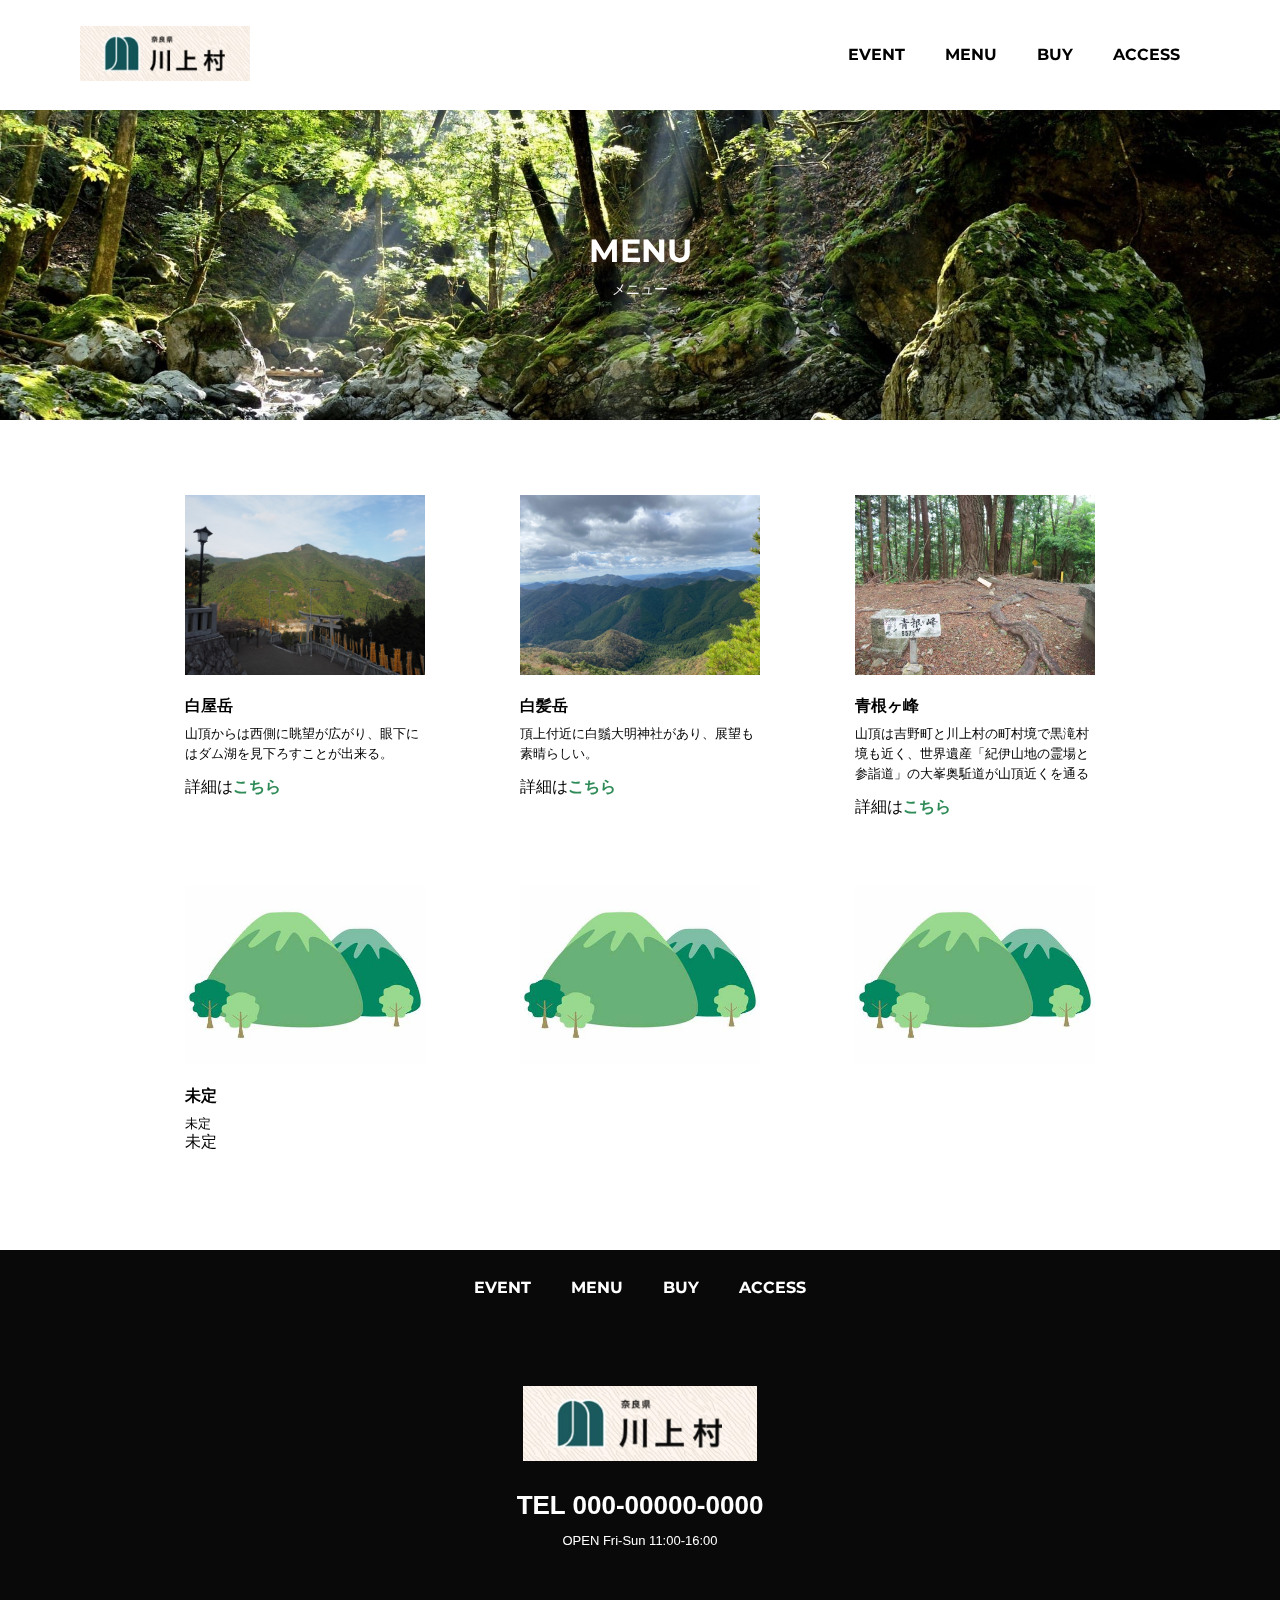
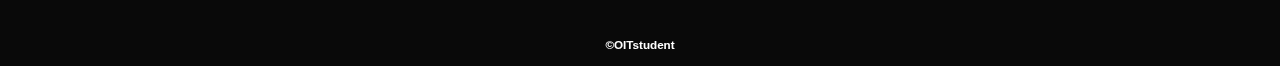
<file: index.html>
<!DOCTYPE html>
<html>

<head>
  <meta charset="UTF-8">
  <title>川上村登山ツアー</title>
  <meta name="description" content="川上村の登山ツアーを掲載しています。ぜひ山頂からの壮観な景色が見られる自然豊かな場所で身体を動かしてみてください。">
  <meta name="viewport" content="width=device-width">
  <script src="./js/toggle-menu.js"></script>
  <link href="./css/common.css" rel="stylesheet">
  <link href="./css/index.css" rel="stylesheet">
  <link rel="preconnect" href="https://fonts.googleapis.com">
  <link rel="preconnect" href="https://fonts.gstatic.com" crossorigin>
  <link href="https://fonts.googleapis.com/css2?family=Montserrat:wght@700&display=swap" rel="stylesheet">
</head>

<body>

  <!-- headerここから -->
  <header class="header">
    <div class="header-inner">
      <a class="header-logo" href="./menu.html">
        <img src="./images/common/logo-header.jpg" alt="KISSA">
      </a>
      <button class="toggle-menu-button"></button>
      <div class="header-site-menu">
        <nav class="site-menu">
          <ul>
            <li><a href="https://g-tourism.jp/">EVENT</a></li>
            <li><a href="./menu.html">MENU</a></li>
            <li><a href="https://www.vill.kawakami.nara.jp/kanko/docs/2017021600070/">BUY</a></li>
            <li><a href="./access.html">ACCESS</a></li>
          </ul>
        </nav>
      </div>
    </div>
  </header>
  <!-- headerここまで -->

  <!-- mainここから -->
  <main class="main">
    <div class="title">
      <h1>MENU</h1>
      <p>メニュー</p>
    </div>
    <ul class="item-list">
      <li>
        <a href="detail.html">
          <img src="./images/menu/img-item01.jpg" alt="しらやだけ">
        </a>
        <dl>
          <dt>白屋岳</dt>
          <dd>山頂からは西側に眺望が広がり、眼下にはダム湖を見下ろすことが出来る。</dd>
        </dl>
        <p class="time">詳細は<a href="detail.html" class="blue-link">こちら</a></p>
        <!--<p class="item-label">AMERICANO</p>-->
      </li>
      <li>
        <img src="./images/menu/img-item02.jpg" alt="しらがだけ">
        <dl>
          <dt>白髪岳</dt>
          <dd>頂上付近に白鬚大明神社があり、展望も素晴らしい。</dd>
        </dl>
        <p class="time">詳細は<a href="detail.html" class="blue-link">こちら</a></p>
      </li>
      <li>
        <img src="./images/menu/img-item03.jpg" alt="あおがみね">
        <dl>
          <dt>青根ヶ峰</dt>
          <dd>山頂は吉野町と川上村の町村境で黒滝村境も近く、世界遺産「紀伊山地の霊場と参詣道」の大峯奥駈道が山頂近くを通る</dd>
        </dl>
        <p class="time">詳細は<a href="detail.html" class="blue-link">こちら</a></p>
      </li>
      <li>
        <img src="./images/menu/a.jpg" alt="山の画像">
        <dl>
          <dt>未定</dt>
          <dd>未定</dd>
        </dl>
        <p class="price">未定</p>
      </li>
      <li>
        <img src="./images/menu/a.jpg" alt="山の画像">
        <dl>
          <dt></dt>
          <dd></dd>
        </dl>
        <p class="price"></p>
      </li>
      <li>
        <img src="./images/menu/a.jpg" alt="山の画像">
        <dl>
          <dt></dt>
          <dd></dd>
        </dl>
        <p class="price"></p>
      </li>
    </ul>
  </main>
  <!-- mainここまで -->

  <!-- footerここから -->
  <footer class="footer">
    <nav class="site-menu">
      <ul>
        <li><a href="https://g-tourism.jp/">EVENT</a></li>
        <li><a href="./menu.html">MENU</a></li>
        <li><a href="https://www.vill.kawakami.nara.jp/kanko/docs/2017021600070/">BUY</a></li>
        <li><a href="./access.html">ACCESS</a></li>
      </ul>
    </nav>
    <a class="footer-logo" href="./menu.html">
      <img src="./images/common/logo-header.jpg" alt="KISSA">
    </a>
    <p class="footer-tel">TEL 000-00000-0000</p>
    <p class="footer-time">OPEN Fri-Sun 11:00-16:00</p>
    <p class="copyright"><small>&copy;OITstudent</small></p>
  </footer>
  <!-- footerここまで -->

</body>

</html>
</file>
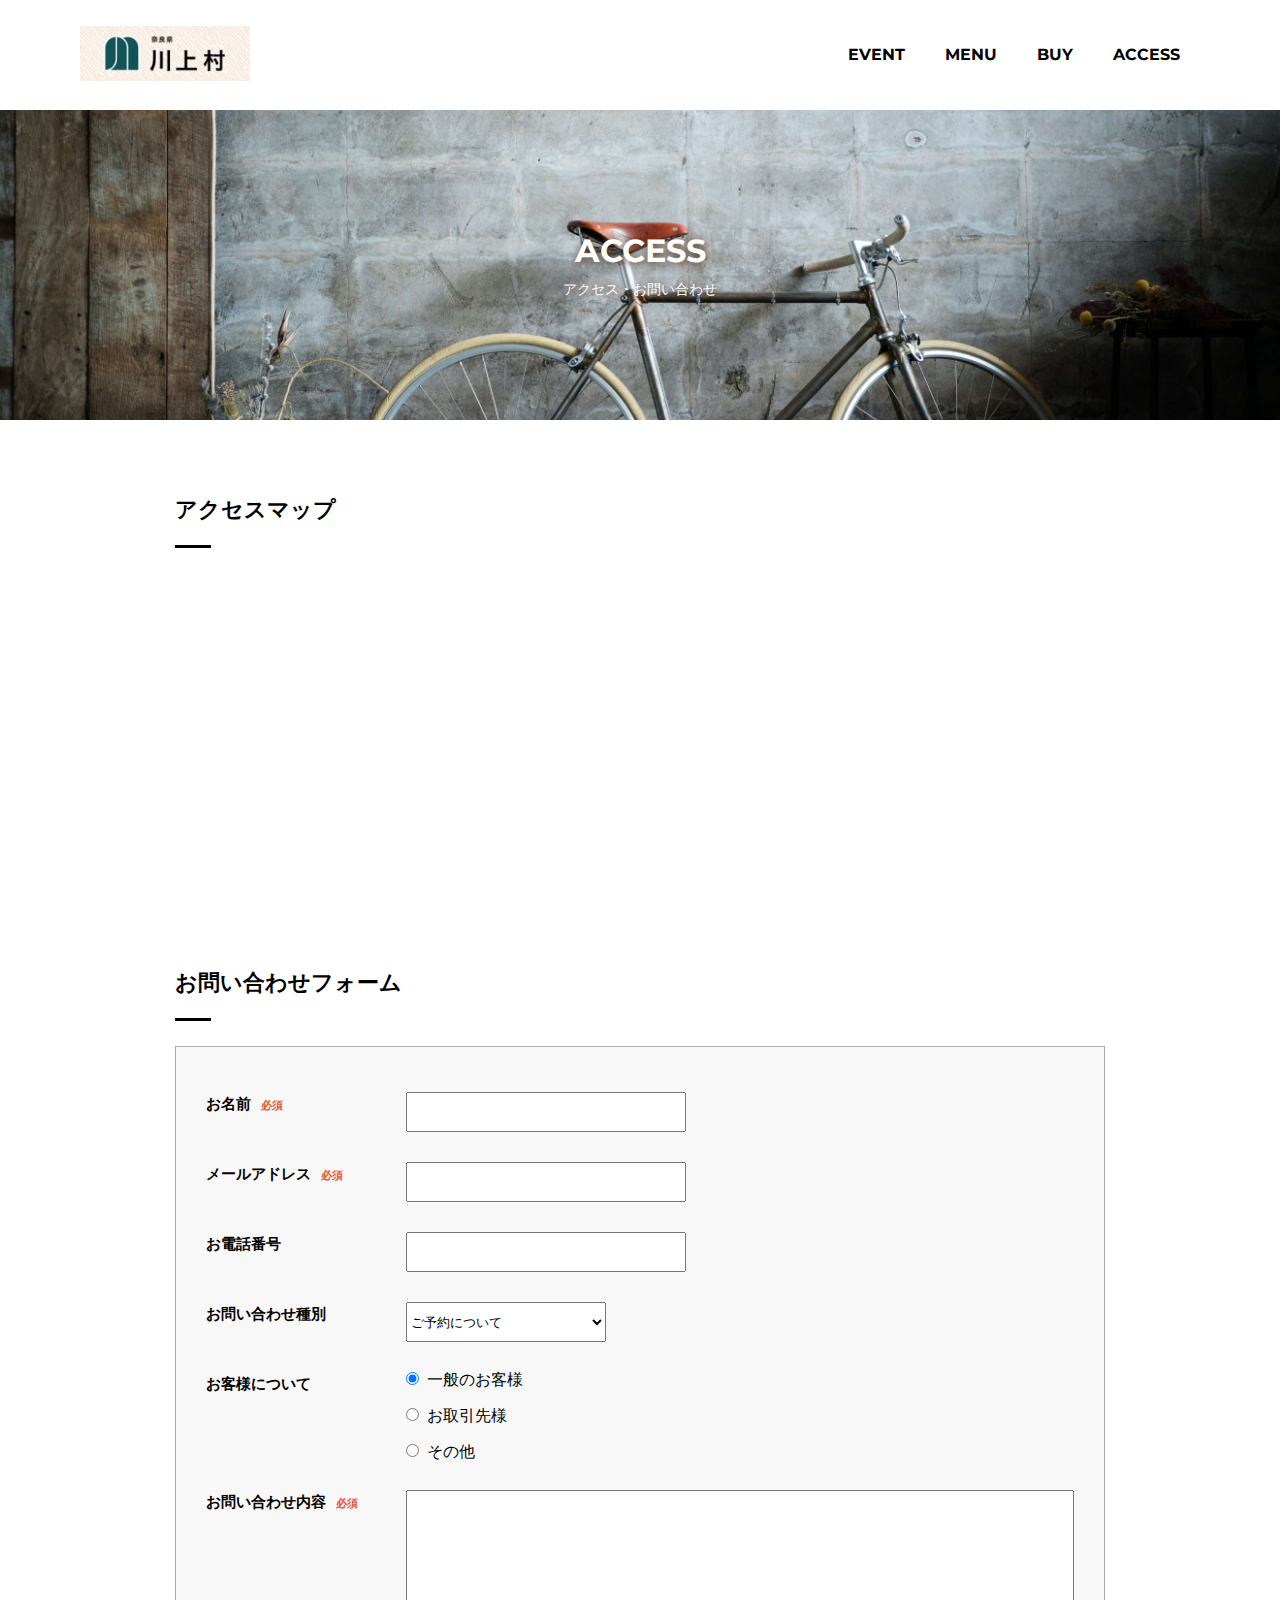
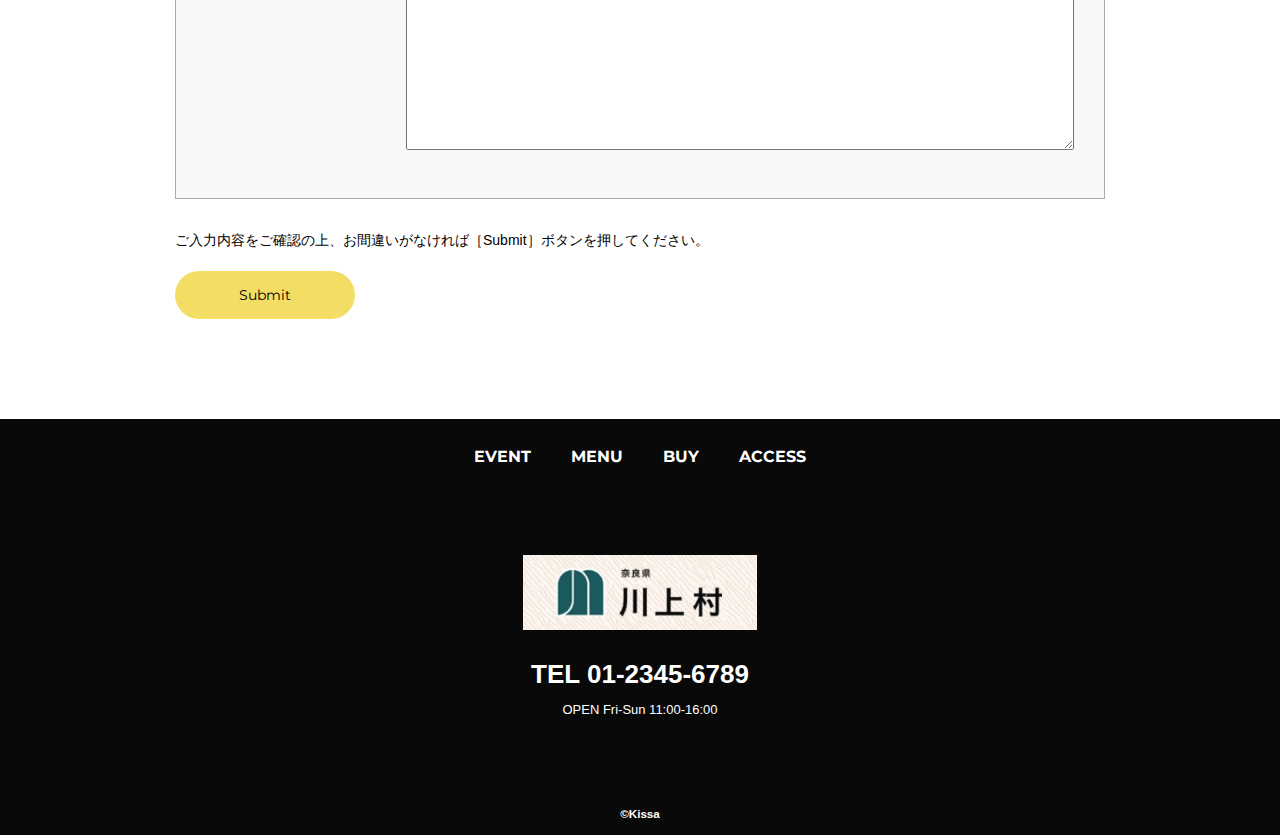
<file: access.html>
<!DOCTYPE html>
<html>

<head>
  <meta charset="UTF-8">
  <title>川上村登山ツアー</title>
  <meta name="description" content="川上村へのアクセスマップと問い合わせフォームが掲載されたページです。">
  <meta name="viewport" content="width=device-width">
  <script src="./js/toggle-menu.js"></script>
  <link href="./css/common.css" rel="stylesheet">
  <link href="./css/access.css" rel="stylesheet">
  <link rel="preconnect" href="https://fonts.googleapis.com">
  <link rel="preconnect" href="https://fonts.gstatic.com" crossorigin>
  <link href="https://fonts.googleapis.com/css2?family=Montserrat:wght@700&display=swap" rel="stylesheet">
</head>

<body>

  <!-- headerここから -->
  <header class="header">
    <div class="header-inner">
      <a class="header-logo" href="./menu.html">
        <img src="./images/common/logo-header.jpg" alt="KISSA">
      </a>
      <button class="toggle-menu-button"></button>
      <div class="header-site-menu">
        <nav class="site-menu">
          <ul>
            <li><a href="https://g-tourism.jp/">EVENT</a></li>
            <li><a href="./menu.html">MENU</a></li>
            <li><a href="https://www.vill.kawakami.nara.jp/kanko/docs/2017021600070/">BUY</a></li>
            <li><a href="./access.html">ACCESS</a></li>
          </ul>
        </nav>
      </div>
    </div>
  </header>
  <!-- headerここまで -->

  <!-- mainここから -->
  <main class="main">
    <div class="title">
      <h1>ACCESS</h1>
      <p>アクセス・お問い合わせ</p>
    </div>
    <div class="map">
      <h2>アクセスマップ</h2>
      <iframe src="https://www.google.com/maps/embed?pb=!1m18!1m12!1m3!1d105485.9186278426!2d135.9273037632986!3d34.288458255243775!2m3!1f0!2f0!3f0!3m2!1i1024!2i768!4f13.1!3m3!1m2!1s0x6006964841f68dd9%3A0xe9e61107675d10e2!2z5aWI6Imv55yM5ZCJ6YeO6YOh5bed5LiK5p2R!5e0!3m2!1sja!2sjp!4v1730347877170!5m2!1sja!2sjp" width="600" height="450" style="border:0;" allowfullscreen="" loading="lazy" referrerpolicy="no-referrer-when-downgrade"></iframe>
    </div>
    
    <div class="contact">
      <h2>お問い合わせフォーム</h2>
      <form action="#">
        <dl class="form-area">
          <dt><span class="required">お名前</span></dt>
          <dd><input class="input-text" type="text" name="name" required></dd>
          <dt><span class="required">メールアドレス</span></dt>
          <dd><input class="input-text" type="email" name="email" required></dd>
          <dt>お電話番号</dt>
          <dd><input class="input-text" type="tel" name="tel"></dd>
          <dt>お問い合わせ種別</dt>
          <dd>
            <select class="select-box" name="genre">
              <option value="ご予約について" selected>ご予約について</option>
              <option value="メニューについて">メニューについて</option>
              <option value="営業時間について">営業時間について</option>
            </select>
          </dd>
          <dt>お客様について</dt>
          <dd>
            <label class="radio-button"><input type="radio" name="user-type" value="一般のお客様" checked>一般のお客様</label>
            <label class="radio-button"><input type="radio" name="user-type" value="お取引先様">お取引先様</label>
            <label class="radio-button"><input type="radio" name="user-type" value="その他">その他</label>
          </dd>
          <dt><span class="required">お問い合わせ内容</span></dt>
          <dd><textarea class="message" name="message" required></textarea></dd>
        </dl>
        <p class="confirm-text">ご入力内容をご確認の上、お間違いがなければ［Submit］ボタンを押してください。</p>
        <button class="submit-button" type="submit">Submit</button>
      </form>
    </div>
  </main>
  <!-- mainここまで -->

  <!-- footerここから -->
  <footer class="footer">
    <nav class="site-menu">
      <ul>
        <li><a href="https://g-tourism.jp/">EVENT</a></li>
        <li><a href="./menu.html">MENU</a></li>
        <li><a href="https://www.vill.kawakami.nara.jp/kanko/docs/2017021600070/">BUY</a></li>
        <li><a href="./access.html">ACCESS</a></li>
      </ul>
    </nav>
    <a class="footer-logo" href="./menu.html">
      <img src="./images/common/logo-header.jpg" alt="KISSA">
    </a>
    <p class="footer-tel">TEL 01-2345-6789</p>
    <p class="footer-time">OPEN Fri-Sun 11:00-16:00</p>
    <p class="copyright"><small>&copy;Kissa</small></p>
  </footer>
  <!-- footerここまで -->

</body>

</html>
</file>
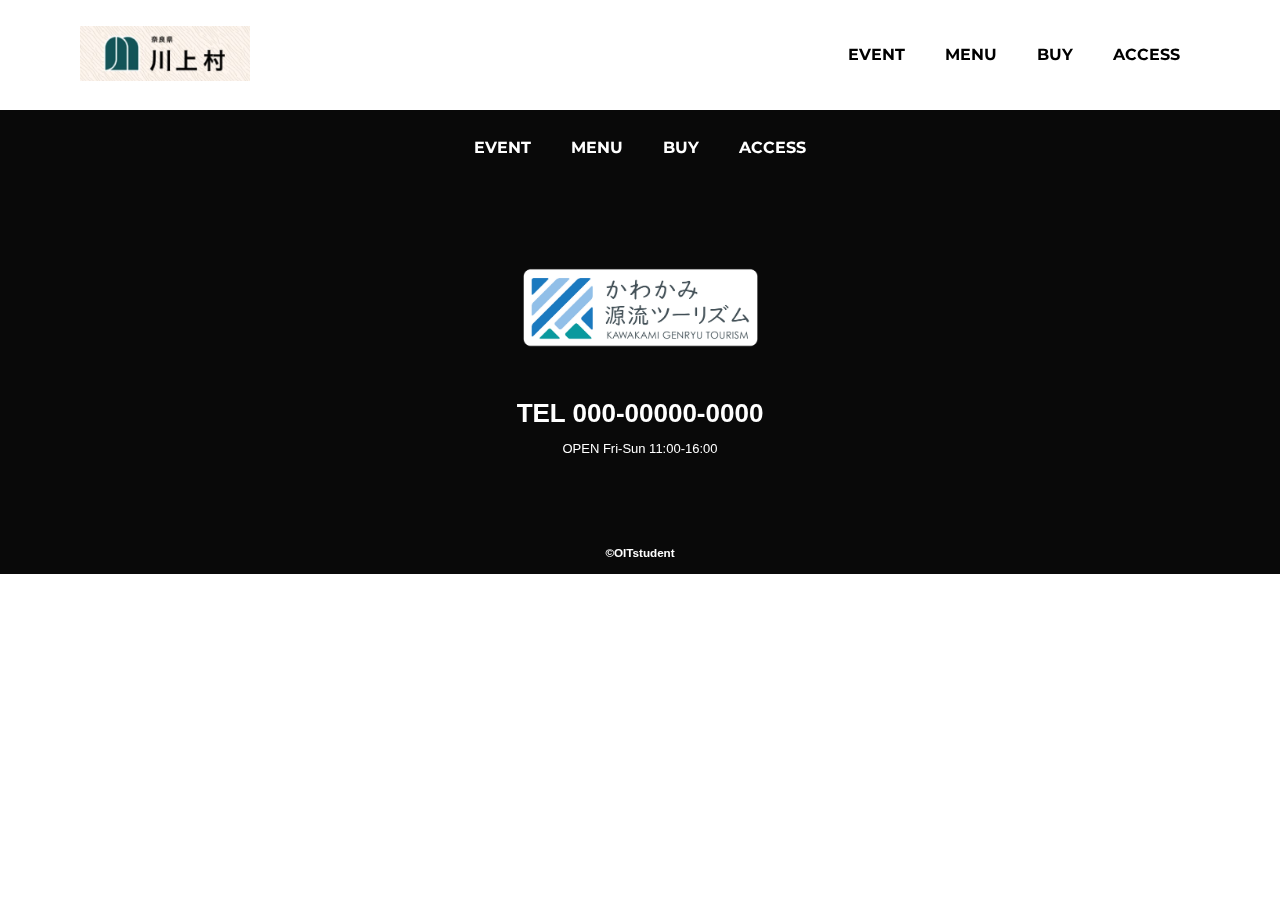
<file: common.html>
<!DOCTYPE html>
<html>

<head>
  <meta charset="UTF-8">
  <title>川上村登山ツアー</title>
  <meta name="description" content="ページの概要文を記載します"><!--どんな内容のページか簡潔に説明-->
  <meta name="viewport" content="width=device-width"><!--スマートフォン用の記述、表示領域の幅を端末やブラウザの幅に合わせて表示する-->
  <script src="./js/toggle-menu.js"></script><!--メニューボタンを動作させるため、指定した要素のclass属性に値を追加するというプログラムを記載．１５２-->
  <link href="./css/common.css" rel="stylesheet"><!--css参照-->
  <link rel="preconnect" href="https://fonts.googleapis.com">
  <link rel="preconnect" href="https://fonts.gstatic.com" crossorigin>
  <link href="https://fonts.googleapis.com/css2?family=Montserrat:wght@700&display=swap" rel="stylesheet">
</head>

<body>

  <!-- headerここから -->
  <header class="header">
    <div class="header-inner"><!--スマートフォン表示時にスタイリングしやすくするため-->
      <a class="header-logo" href="./menu.html"><!--ロゴをスタイリングする際の目印．ロゴにindex.htmlのリンクを貼る-->
        <img src="./images/common/logo-header.jpg" alt="KISSA"><!--ロゴ指定-->
      </a>
      <button class="toggle-menu-button"></button><!--スマホ用のボタン-->
      <div class="header-site-menu"><!--ナビゲーションエリア-->
        <nav class="site-menu">
          <ul>
            <li><a href="https://g-tourism.jp/">EVENT</a></li>
            <li><a href="./menu.html">MENU</a></li>
            <li><a href="https://www.vill.kawakami.nara.jp/kanko/docs/2017021600070/">BUY</a></li>
            <li><a href="./access.html">ACCESS</a></li>
          </ul>
        </nav>
      </div>
    </div>
  </header>
  <!-- headerここまで -->

  <!-- mainここから -->
  <main class="main"></main>
  <!-- mainここまで -->

  <!-- footerここから -->
  <footer class="footer">
    <nav class="site-menu">
      <ul>
        <li><a href="https://g-tourism.jp/">EVENT</a></li>
        <li><a href="./menu.html">MENU</a></li>
        <li><a href="https://www.vill.kawakami.nara.jp/kanko/docs/2017021600070/">BUY</a></li>
        <li><a href="./access.html">ACCESS</a></li>
      </ul>
    </nav>
    <a class="footer-logo" href="./menu.html">
      <img src="./images/common/logo-footer.jpg" alt="KISSA"><!--フッターのロゴ-->
    </a>
    <p class="footer-tel">TEL 000-00000-0000</p>
    <p class="footer-time">OPEN Fri-Sun 11:00-16:00</p>
    <p class="copyright"><small>&copy;OITstudent</small></p>
  </footer>
  <!-- footerここまで -->

</body>

</html>
</file>
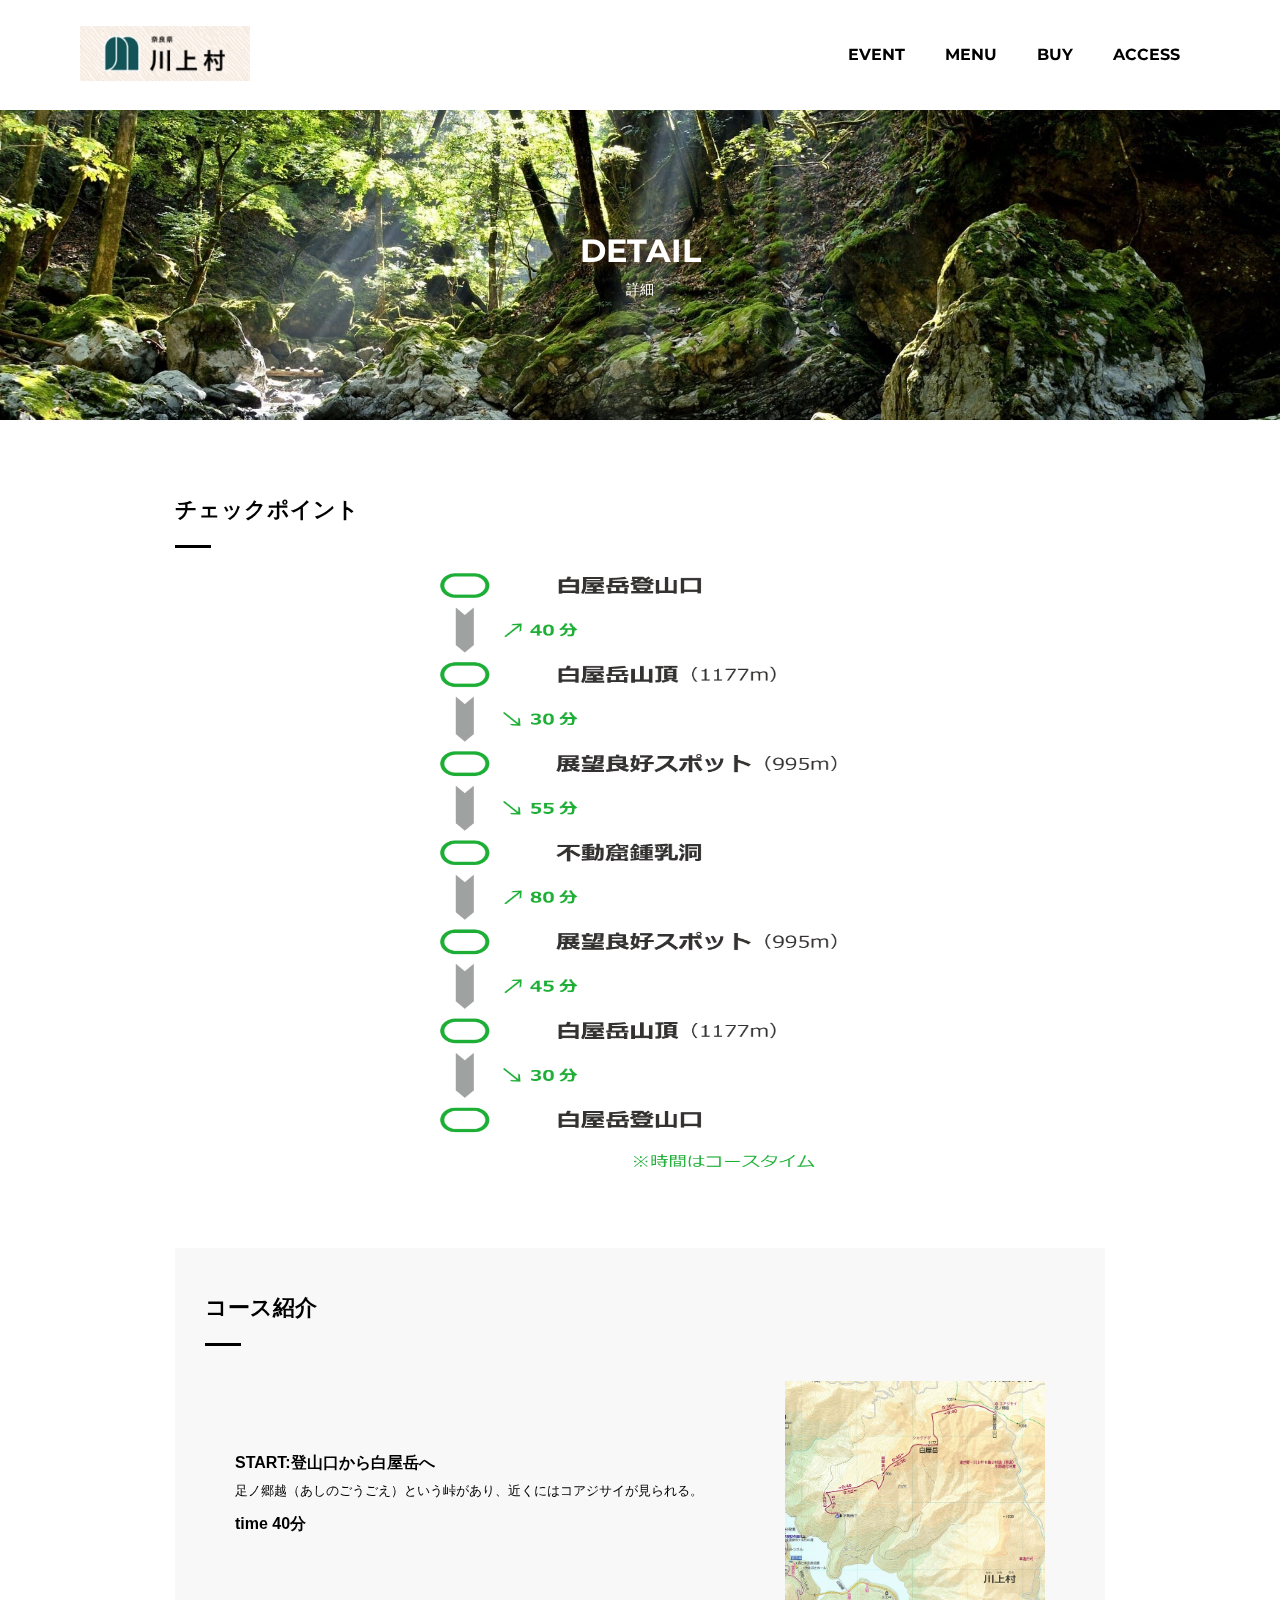
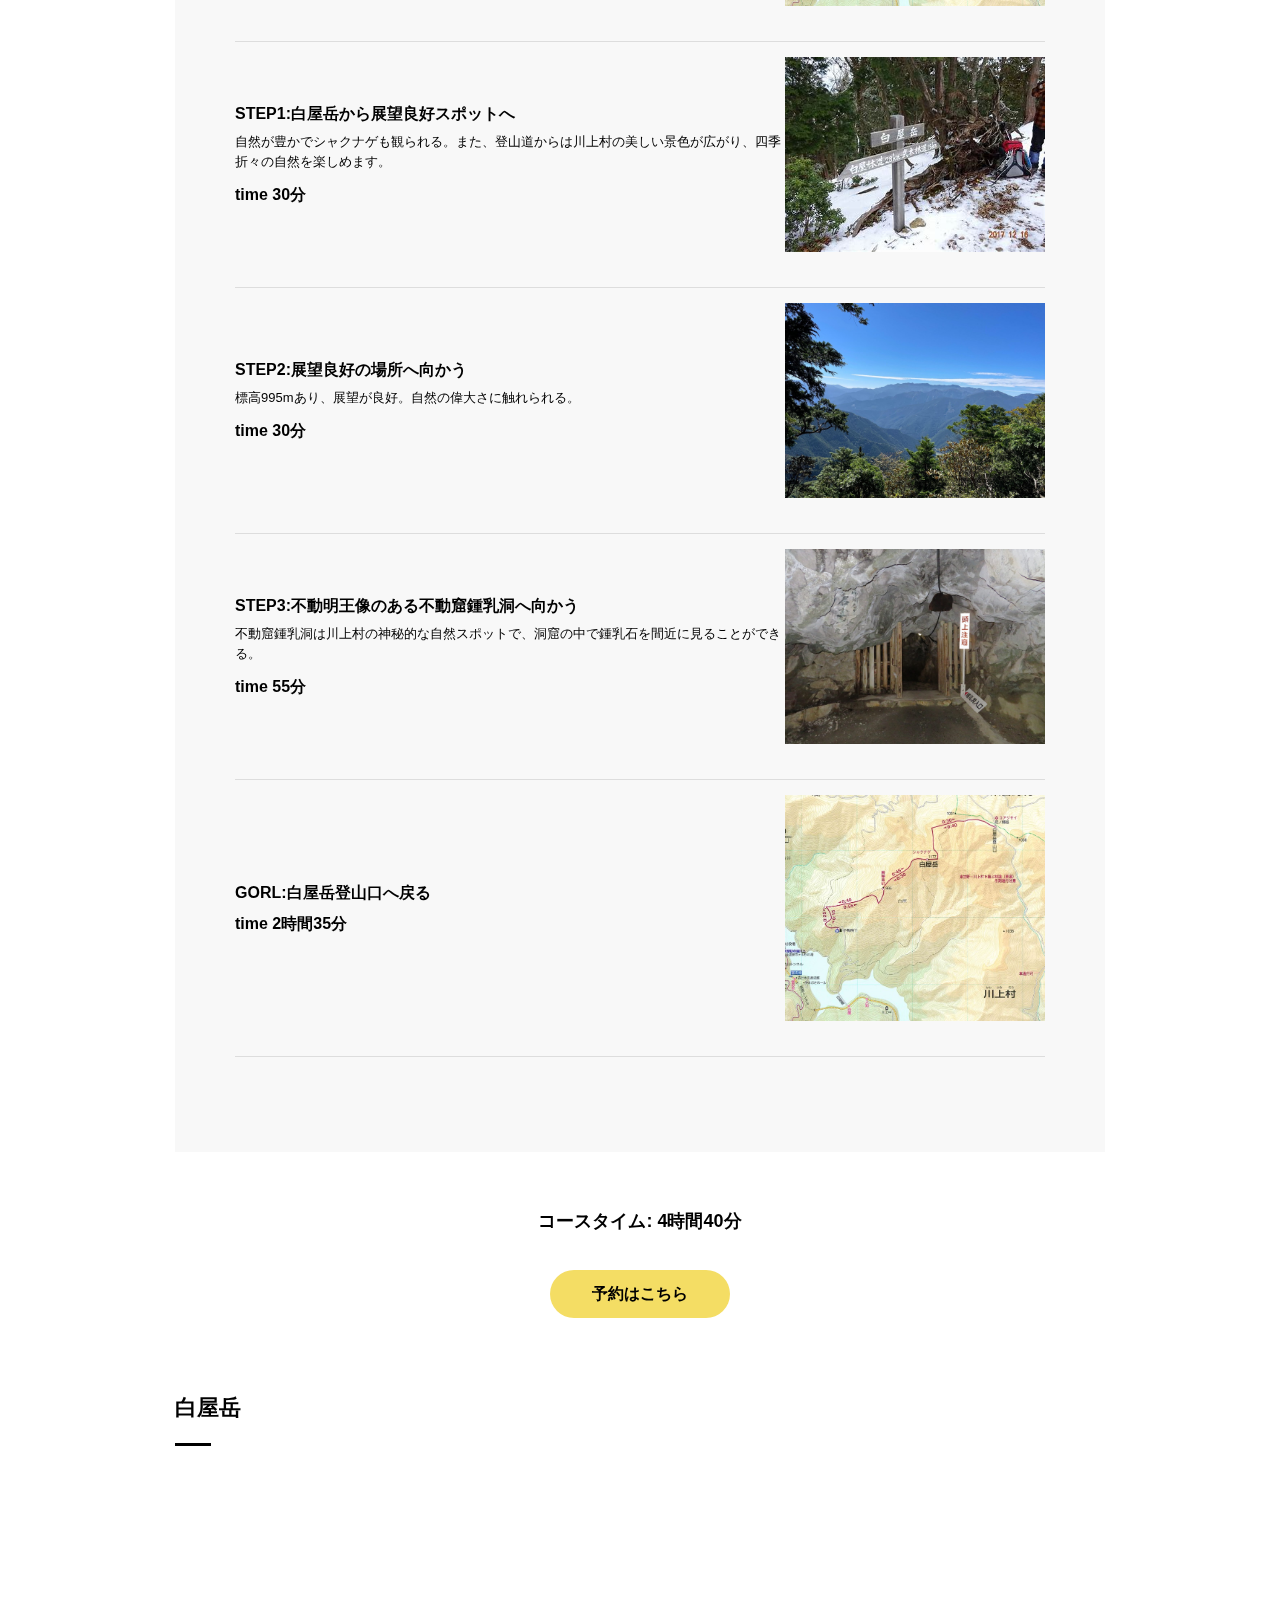
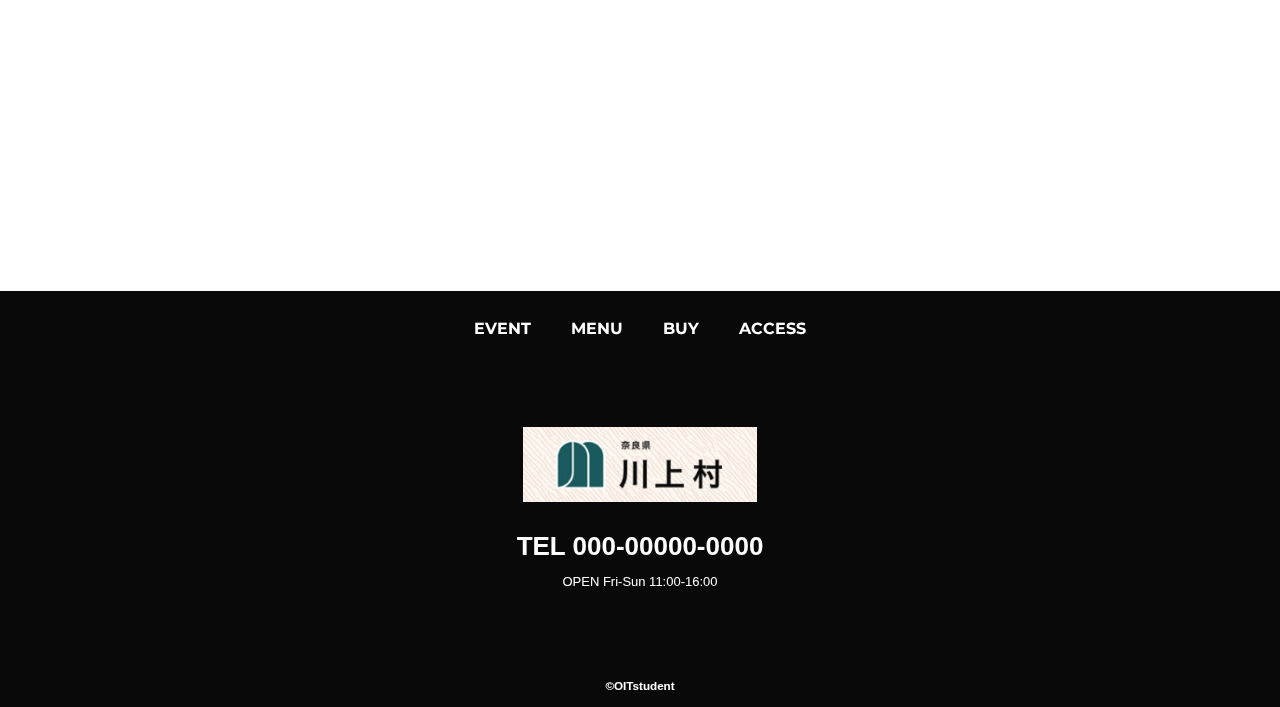
<file: detail.html>
<!DOCTYPE html>
<html>

<head>
  <meta charset="UTF-8">
  <title>川上村登山ツアー</title>
  <meta name="description" content="川上村の登山ツアーを掲載しています。山頂からの壮観な景色が見られる自然豊かな場所で身体を動かしてみてください。">
  <meta name="viewport" content="width=device-width">
  <script src="./js/toggle-menu.js"></script>
  <link href="./css/common.css" rel="stylesheet">
  <link href="./css/detail.css" rel="stylesheet">
  <link rel="preconnect" href="https://fonts.googleapis.com">
  <link rel="preconnect" href="https://fonts.gstatic.com" crossorigin>
  <link href="https://fonts.googleapis.com/css2?family=Montserrat:wght@700&display=swap" rel="stylesheet">
</head>

<body>
    <!-- headerここから -->
     <header class="header">
        <div class="header-inner">
            <a class="header-logo" href="./menu.html">
                <img src="./images/common/logo-header.jpg" alt="KISSA">
            </a>
            <button class="toggle-menu-button"></button>
            <div class="header-site-menu">
                <nav class="site-menu">
                    <ul>
                        <li><a href="https://g-tourism.jp/">EVENT</a></li>
                        <li><a href="./menu.html">MENU</a></li>
                        <li><a href="https://www.vill.kawakami.nara.jp/kanko/docs/2017021600070/">BUY</a></li>
                        <li><a href="./access.html">ACCESS</a></li>
                    </ul>
                </nav>
            </div>
        </div>
    </header>
    <!-- headerここまで -->

    <main class="main">
        <div class="title">
          <h1>DETAIL</h1>
          <p>詳細</p>
        </div>
        <div class="check">
            <h2>チェックポイント</h2>
            <img src="./images/detail/チェックポイント.PNG" alt="yama">
        </div>

        <div class="cource">
            <h2>コース紹介</h2>
            <ul class="flex-container">
                <li>
                    <dl>
                        <dt>START:登山口から白屋岳へ</dt>
                        <dd>足ノ郷越（あしのごうごえ）という峠があり、近くにはコアジサイが見られる。</dd>
                        <p class="time">time 40分</p>
                    </dl>
                    <img src="./images/detail/白屋岳経路.jpg" alt="yama">
                </li>
                <li>
                    <dl>
                        <dt>STEP1:白屋岳から展望良好スポットへ</dt>
                        <dd>自然が豊かでシャクナゲも観られる。また、登山道からは川上村の美しい景色が広がり、四季折々の自然を楽しめます。</dd>
                        <p class="time">time 30分</p>
                    </dl>
                    <img src="./images/detail/白屋岳.jpg" alt="yama">
                </li>
                <li>
                  <dl>
                      <dt>STEP2:展望良好の場所へ向かう</dt>
                      <dd>標高995mあり、展望が良好。自然の偉大さに触れられる。</dd>
                      <p class="time">time 30分</p>
                  </dl>
                  <img src="./images/detail/白屋岳展望.jpg" alt="yama">
                </li>
                <li>
                  <dl>
                      <dt>STEP3:不動明王像のある不動窟鍾乳洞へ向かう</dt>
                      <dd>不動窟鍾乳洞は川上村の神秘的な自然スポットで、洞窟の中で鍾乳石を間近に見ることができる。</dd>
                      <p class="time">time 55分</p>
                  </dl>
                  <img src="./images/detail/不動窟鍾乳洞.jpg" alt="yama">
                </li>
                <li>
                  <dl>
                      <dt>GORL:白屋岳登山口へ戻る</dt>
                      <dd></dd>
                      <p class="time">time 2時間35分</p>
                  </dl>
                  <img src="./images/detail/白屋岳経路.jpg" alt="yama">
                </li>
            </ul>
        </div>

        <div class="total-time">
          <p>コースタイム: 4時間40分</p>
        </div>

        <div class="link-button-area">
          <a class="link-button" href="https://tally.so/r/wgZDEM">予約はこちら</a>
        </div>

        <div class="map">
          <h2>白屋岳</h2>
          <iframe src="https://www.google.com/maps/embed?pb=!1m14!1m8!1m3!1d21399.605889799524!2d135.97528338261364!3d34.35542754766288!3m2!1i1024!2i768!4f13.1!3m3!1m2!1s0x6006bea1ad184f27%3A0x292c8a0f7f3e5b2f!2z55m95bGL5bKz!5e0!3m2!1sja!2sjp!4v1731653014130!5m2!1sja!2sjp" width="600" height="450" style="border:0;" allowfullscreen="" loading="lazy" referrerpolicy="no-referrer-when-downgrade"></iframe>
        </div>
        
    </main>
    


    <!-- footerここから -->
  <footer class="footer">
    <nav class="site-menu">
      <ul>
        <li><a href="https://g-tourism.jp/">EVENT</a></li>
        <li><a href="./menu.html">MENU</a></li>
        <li><a href="https://www.vill.kawakami.nara.jp/kanko/docs/2017021600070/">BUY</a></li>
        <li><a href="./access.html">ACCESS</a></li>
      </ul>
    </nav>
    <a class="footer-logo" href="./menu.html">
      <img src="./images/common/logo-header.jpg" alt="KISSA">
    </a>
    <p class="footer-tel">TEL 000-00000-0000</p>
    <p class="footer-time">OPEN Fri-Sun 11:00-16:00</p>
    <p class="copyright"><small>&copy;OITstudent</small></p>
  </footer>
  <!-- footerここまで -->
</body>

</html>
</file>
<file: css/common.css>
@charset "utf-8";/*文字コード*/

*,
::before,/*要素の空白を残す*/
::after {
  padding: 0;
  margin: 0;
  box-sizing: border-box;/*要素の幅と高さをそのまま適用*/
}

ul,
ol {/*行頭アイコンを非表示*/
  list-style: none;
}

a {/*リンクの文字色と下線をなくす*/
  color: inherit;
  text-decoration: none;
}

body {
  font-family: sans-serif;/*テキストのフォント指定*/
  font-size: 16px;
  color: #000000;
  line-height: 1;/*文字サイズ，色，行間指定*/
  background-color: #ffffff;/*背景色*/
}

img {/*img要素の最大値を指定，親要素を飛び出さないように*/
  max-width: 100%;
}

.header-inner {
  max-width: 1200px;
  height: 110px;/*ヘッダーのサイズを指定，幅をmax-widthで指定しておくとブラウザ幅に合わせて可変する表示が出来る*/
  margin-left: auto;
  margin-right: auto;/*ヘッダーの位置を指定，autoはブラウザの幅から要素を幅を引いた値を左右均等に分配して余白を設けるという指定*/
  padding-left: 40px;
  padding-right: 40px;/*左右に40pxの余白を設ける*/
  display: flex;/*ロゴとナビゲーションを横並びにする*/
  justify-content: space-between;/*ロゴとナビゲーションを左右の端によせる*/
  align-items: center;/*上下の高さを揃える*/
}

.toggle-menu-button {/*スマホ用のメニューを非表示*/
  display: none;
}

.header-logo {
  display: block;/*ロゴのサイズを指定できるようにする*/
  width: 170px;/*サイズ指定*/
}

/*
.header-logo img {
  background-color: transparent; /* 背景色を透明に transparent 
  padding: 0;
  border: none;
  display: block;
}
*/


.site-menu ul {/*ナビゲーションの項目を横並びにする*/
  display: flex;
}

.site-menu ul li {/*ナビゲーションの項目間の余白を設定する*/
  margin-left: 20px;
  margin-right: 20px;
}

.site-menu ul li a {
  font-family: 'Montserrat', sans-serif;
  font-weight: bold;
}

.footer {
  color: #ffffff;
  background-color: #090909;/*文字色と背景色を指定*/
  padding-top: 30px;
  padding-bottom: 15px;/*内側の上下の余白を指定する*/
  display: flex;/*flexで横並びにする*/
  flex-direction: column;/*縦並びに*/
  align-items: center;/*各要素を中央に揃えて配置*/
}

.footer-logo {/*ロゴのサイズ調整，余白を調整*/
  display: block;
  width: 235px;
  margin-top: 90px;
}

.footer-logo img {
  mix-blend-mode: screen;
}

.footer-tel {/*電話番号のスタイルを調整*/
  font-size: 26px;
  font-weight: bold;
  margin-top: 28px;
}

.footer-time {/*営業時間のスタイル調整*/
  font-size: 13px;
  margin-top: 16px;
}

.copyright {/*コピーライトのスタイル調整*/
  font-size: 14px;
  font-weight: bold;
  margin-top: 90px;
}

@media (max-width: 800px) {/*ナビゲーションを縦並びに変更*/
  .site-menu ul {
    display: block;
    text-align: center;
  }

  .site-menu li {
    margin-top: 20px;
  }

  .header {
    position: fixed;
    top: 0;
    left: 0;
    right: 0;
    background-color: #ffffff;
    height: 50px;
    z-index: 10;
    box-shadow: 0 3px 6px rgba(0, 0, 0, 0.1);
  }

  .header-inner {
    padding-left: 20px;
    padding-right: 20px;
    height: 100%;
    position: relative;
  }

  .header-logo {
    width: 100px;
  }

  .header-site-menu {
    position: absolute;
    top: 100%;
    left: 0;
    right: 0;
    color: #ffffff;
    background-color: #736E62;
    padding-top: 30px;
    padding-bottom: 50px;
    display: none;
  }

  .header-site-menu.is-show {
    display: block;
  }

  .toggle-menu-button {
    display: block;
    width: 44px;
    height: 34px;
    background-image: url(../images/common/icon-menu.png);
    background-size: 50%;
    background-position: center;
    background-repeat: no-repeat;
    background-color: transparent;
    border: none;
    border-radius: 0;
    outline: none;
  }

  .main {
    padding-top: 50px;
  }

  .footer-logo {
    margin-top: 60px;
  }

  .footer-tel {
    font-size: 20px;
  }

  .copyright {
    margin-top: 50px;
  }
}
</file>
<file: css/index.css>
@charset "utf-8";/*文字コード*/

/*conceptページのcssを複製*/
.title {
  height: 310px;
  background-image: url(../images/menu/bg-main.jpg);
  background-repeat: no-repeat;
  background-position: center center;
  background-size: cover;
  display: flex;
  flex-direction: column;
  justify-content: center;
  align-items: center;
  color: #ffffff;
  text-shadow: 1px 1px 10px #4b2c14;
}

.title h1 {
  font-family: 'Montserrat', sans-serif;
  font-size: 32px;
  font-weight: bold;
}

.title p {
  font-size: 14px;
  margin-top: 15px;
}

.item-list {/*メニューエリアの幅と配置を指定する*/
  width: 930px;
  max-width: 90%;
  margin-top: 75px;
  margin-left: auto;
  margin-right: auto;
  display: grid;/*グリッドの大枠を作成する*/
  grid-template-columns: repeat(auto-fit, 240px);/*グリッドの列の数と幅を指定する．auto-fit幅の足りないブラウザで表示を折り返すようにする*/
  column-gap: 95px;/*グリッドの列・行の間隔を指定する*/
  row-gap: 70px;
  justify-content: center;/*アイテムの左右の揃えを指定する*/
}

.item-list dl {
  margin-top: 20px;
}

.item-list dt {
  font-weight: bold;
}

.item-list dd {
  font-size: 13px;
  line-height: 20px;
  margin-top: 10px;
}

.item-list .time {
  /*font-weight: bold;*/
  margin-top: 15px;
}

.blue-link{
  font-weight: bold;
  color: #2E8B57;
}

/*.item-list li {
  position: relative;
}

.item-list .item-label {
  position: absolute;
  top: 0;
  left: calc(100% + 18px);
  font-size: 10px;
  white-space: nowrap;
  transform-origin: top left;
  transform: rotate(90deg);
}*/

.footer {
  margin-top: 100px;
}

@media (max-width: 800px) {
  .item-list {
    margin-top: 45px;
    row-gap: 40px;
  }
}/*上部・メニューのあいだの余白を調整*/
</file>
<file: css/access.css>
@charset "utf-8";

.title {
  height: 310px;
  background-image: url(../images/access/bg-main.jpg);
  background-repeat: no-repeat;
  background-position: center center;
  background-size: cover;
  display: flex;
  flex-direction: column;
  justify-content: center;
  align-items: center;
  color: #ffffff;
  text-shadow: 1px 1px 10px #4b2c14;
}

.title h1 {
  font-family: 'Montserrat', sans-serif;
  font-size: 32px;
  font-weight: bold;
}

.title p {
  font-size: 14px;
  margin-top: 15px;
}

.main h2 {
  font-size: 22px;
  font-weight: bold;
  line-height: 30px;
}

.main h2::after {
  content: '';
  display: block;
  width: 36px;
  height: 3px;
  background-color: #000000;
  margin-top: 20px;
}

.map {
  width: 930px;
  max-width: 90%;
  margin-top: 75px;
  margin-left: auto;
  margin-right: auto;
}

.map iframe {
  display: block;
  width: 100%;
  height: 320px;
  margin-top: 25px;
}

.contact {
  width: 930px;
  max-width: 90%;
  margin-top: 75px;
  margin-left: auto;
  margin-right: auto;
}

.form-area {
  background-color: #f8f8f8;
  border: 1px solid #aaaaaa;
  margin-top: 25px;
  padding: 30px;
  display: flex;
  flex-wrap: wrap;
}

.form-area dt {
  width: 200px;
  padding: 15px 0;
  font-size: 15px;
  font-weight: bold;
  line-height: 24px;
}

.form-area dt .required::after {
  content: '必須';
  font-size: 11px;
  color: #eb4f32;
  margin-left: 10px;
}

.form-area dd {
  width: calc(100% - 200px);
  padding: 15px 0;
}

.input-text {
  width: 100%;
  max-width: 280px;
  height: 40px;
  padding-left: 10px;
  padding-right: 10px;
}

.select-box {
  width: 200px;
  height: 40px;
}

.radio-button {
  display: block;
  margin-top: 20px;
}

.radio-button:first-child {
  margin-top: 0;
}

.radio-button input {
  margin-right: 8px;
}

.message {
  width: 100%;
  height: 260px;
  padding: 10px;
  line-height: 1.5;
}

.confirm-text {
  font-size: 14px;
  line-height: 22px;
  margin-top: 30px;
}

.submit-button {
  background-color: #f4dd64;
  display: inline-block;
  min-width: 180px;
  line-height: 48px;
  border-radius: 24px;
  font-family: 'Montserrat', sans-serif;
  font-size: 14px;
  text-align: center;
  margin-top: 20px;
  cursor: pointer;
  border: none;
}

.submit-button:hover {
  background-color: #d8b500;
}

.footer {
  margin-top: 100px;
}

@media (max-width: 800px) {
  .map,
  .contact {
    width: 500px;
    margin-top: 45px;
  }

  .form-area dt,
  .form-area dd {
    width: 100%;
  }

  .form-area dt {
    padding-bottom: 0;
  }

  .submit-button {
    width: 100%;
  }
}
</file>
<file: css/detail.css>
@charset "utf-8";/*文字コード*/

/*conceptページのcssを複製*/
.title {
  height: 310px;
  background-image: url(../images/menu/bg-main.jpg);
  background-repeat: no-repeat;
  background-position: center center;
  background-size: cover;
  display: flex;
  flex-direction: column;
  justify-content: center;
  align-items: center;
  color: #ffffff;
  text-shadow: 1px 1px 10px #4b2c14;
}

.title h1 {
  font-family: 'Montserrat', sans-serif;
  font-size: 32px;
  font-weight: bold;
}

.title p {
  font-size: 14px;
  margin-top: 15px;
}

/*見出し*/
.main h2 {
    font-size: 22px;
    font-weight: bold;
    line-height: 30px;
  }
  
.main h2::after {
    content: '';
    display: block;
    width: 36px;
    height: 3px;
    background-color: #000000;
    margin-top: 20px;

}

.check{
    width: 930px;
    max-width: 90%;
    margin-top: 75px;
    margin-left: auto;
    margin-right: auto;
}

.check img {
    width: 100%;      /* 親要素に合わせる（横幅を広げる） */
    max-width: 400px; /* 横幅の最大値 */
    height: 600px;    /* 縦幅を固定 */
    object-fit: fill; /* 画像を引き伸ばして全体を表示 */
    margin-top: 25px;
    display: block;   /* 中央揃えのための調整 */
    margin-left: auto;
    margin-right: auto;
}


.map {
    width: 930px;
    max-width: 90%;
    margin-top: 75px;
    margin-left: auto;
    margin-right: auto;
  }
  
.map iframe {
    display: block;
    width: 100%;
    height: 320px;
    margin-top: 25px;
}

.cource {
    width: 930px;
    max-width: 90%;
    margin-top: 75px;
    margin-left: auto;
    margin-right: auto;

    background-color: #f8f8f8;
    padding-top: 45px;
    padding-bottom: 55px;
}
.cource h2{
    font-size: 22px;
    font-weight: bold;
    line-height: 30px;
    padding-left: 30px;
}
.cource h2::after {
    content: '';
    display: block;
    width: 36px;
    height: 3px;
    background-color: #000000;
    margin-top: 20px;
}

.flex-container {
    display: flex;
    flex-direction: column;
    padding-top: 20px;
    padding-bottom: 40px;
    padding-left: 60px;
    padding-right: 60px;
    list-style: none;
}

.flex-container li {
    display: flex;
    align-items: center;
    justify-content: space-between;
    border-bottom: 1px solid #ddd;
    padding: 15px 0;
}
.flex-container .time {
    font-weight: bold;
    margin-top: 15px;
  }

.flex-container dl {
    margin-bottom: 20px;
}

.flex-container dt {
    font-weight: bold;
    margin-bottom: 5px;
}

.flex-container dd {
    font-size: 13px;
    line-height: 20px;
    margin-top: 10px;
}
.flex-container li:first-child{
    margin-left: 0;
}

.flex-container img {
    margin-bottom: 20px;
    width:260px;
}

/*
.cource{
    width: 930px;
    max-width: 90%;
    margin-top: 75px;
    margin-left: auto;
    margin-right: auto;

    background-color: #f8f8f8;
    padding-top: 45px;
    padding-bottom: 55px;
}
.cource h2{
    font-size: 22px;
    font-weight: bold;
    line-height: 30px;
    padding-left: 60px;
}
.cource h2::after {
    content: '';
    display: block;
    width: 36px;
    height: 3px;
    background-color: #000000;
    margin-top: 20px;
}
.flex-container{
    display: flex;
    flex-direction: column;
    padding-top: 20px;
    padding-bottom: 40px;
    padding-left: 60px;
    padding-right: 60px;
}
.flex-container dl{
    margin-bottom: 20px;
}
.flex-container dt{
    font-weight: bold;
}
.flex-container dd{
    font-size: 13px;
    line-height: 20px;
    margin-top: 10px;
}
.flex-container li:first-child{
    margin-left: 0;
}
.flex-container img{
    margin-bottom: 20px;
    width:260px;
}*/

.total-time {
    margin-top: 60px;
    text-align: center;
    font-size: 18px;
    font-weight: bold;
}
.total-time p {
    margin: 5px 0;
}

.link-button-area{
    text-align: center;
    margin-top: 40px;
}
.link-button{
    background-color: #f4dd64;
    display: inline-block;
    min-width: 180px;
    line-height: 48px;
    border-radius: 24px;
    font-family: 'Montserrat', sans-serif;
    font-size:16px;
    font-weight: bold;
}

.link-button:hover {
  background-color: #d8b500;
}

/*フッター*/
.footer {
    margin-top: 100px;
}

@media (max-width: 800px) {
    .flex-container li {
        flex-direction: column; /* スマホ表示で文字の下に画像が来るように設定 */
        align-items: flex-start;
        text-align: left;
    }

    .flex-container dl {
        width: 100%; /* テキスト部分の幅を100%に */
    }

    .flex-container img {
        width: 100%; /* 画像の幅を100%に調整 */
        max-width: 260px; /* 画像の最大幅を設定 */
        margin-top: 15px; /* 文字と画像間のスペース */
        margin-bottom: 20px;
        align-self: center; /* 画像を中央寄せ */
    }
    .check img {
        width: 100%;    /* 親要素に合わせる */
        max-width: 200px; /* 画像の最大幅 */
        height: auto;   /* アスペクト比を維持 */
        margin-top: 25px;
        align-self: center; /* 画像を中央寄せ */
    }
}
</file>
